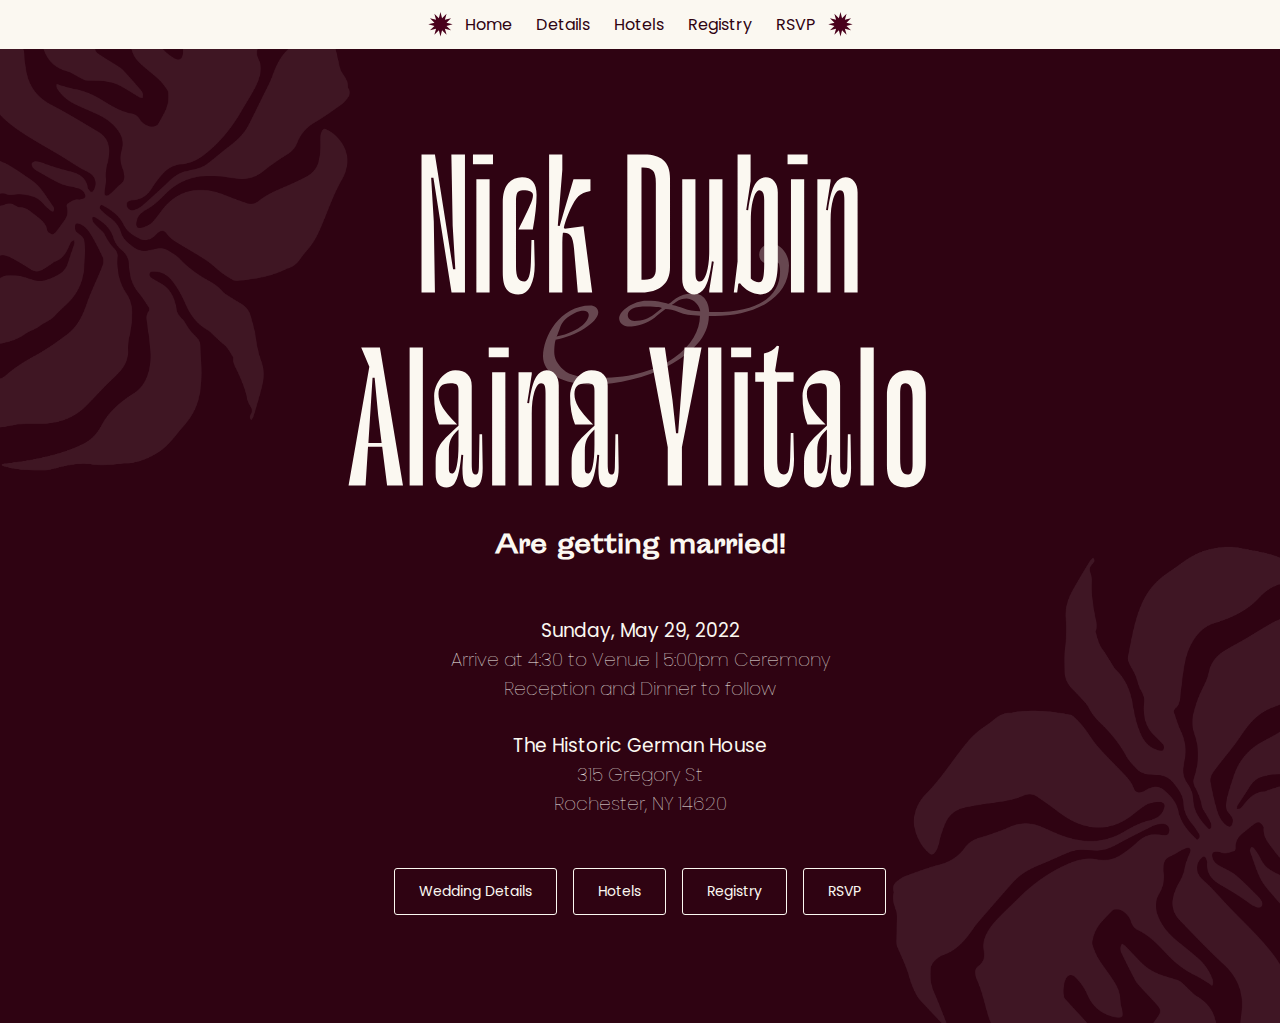
<file: index.html>
<!DOCTYPE html>
<html lang="en" dir="ltr">
  <head>
    <meta charset="utf-8">
    <title>Nick and Alaina Wedding</title>
    <link rel="icon" type="image/x-icon" href="images/starburst.svg">
    <meta name="viewport" content="width=device-width, initial-scale=1">
    <link rel="stylesheet" href="styles.css">

    <link rel="preconnect" href="https://fonts.gstatic.com">
  <link href="https://fonts.googleapis.com/css2?family=Poppins:ital,wght@0,300;0,400;0,500;1,300;1,400;1,500&display=swap" rel="stylesheet">

  </head>
  <body>

    <div class="page-navigation">
      <img src="images/starburst.svg" alt="starburst" class="nav-icon">
      <a href="index.html">Home</a>
      <a href="wedding-details.html">Details</a>
      <a href="hotels.html">Hotels</a>
  <!---    <a href="#">About Us</a> -->
  <!---    <a href="#">Things to do in Rochester</a> --->
      <a href="registry.html">Registry</a>
      <a href="https://forms.gle/u8tV2Pc3gyLUCxRo6" target="_blank">RSVP</a>
      <img src="images/starburst.svg" alt="starburst" class="nav-icon">
    </div>

    <div class="page-content red-background">
      <h1 class="page-header-title index-header">Nick Dubin and Alaina Ylitalo</h1>

        <div class="nick-and-alaina-logo">
          <img src="images/NickAndAlaina.svg" alt="Nick and Alaina">
        </div>

        <div class="getting-married">
            <h2>Are getting married!</h2>
        </div>

        <div class="homepage-details">
          <h3 class="wedding-details">
            <b>Sunday, May 29, 2022</b> <br>
            Arrive at 4:30 to Venue   |   5:00pm Ceremony <br>
            Reception and Dinner to follow
          </h3>

          <h3 class="wedding-details">
            <b>The Historic German House</b> <br>
            315 Gregory St <br>
            Rochester, NY 14620
          </h3>
        </div>

        <div class="homepage-buttons">
          <a href="wedding-details.html">Wedding Details</a>
          <a href="hotels.html">Hotels</a>
      <!---    <a href="#">Things to Do</a> --->
          <a href="registry.html">Registry</a>
          <a href="https://forms.gle/u8tV2Pc3gyLUCxRo6" target="_blank">RSVP</a>
      <!---    <a href="#">About Us</a> --->
        </div>
    </div>

  </body>
</html>
</file>
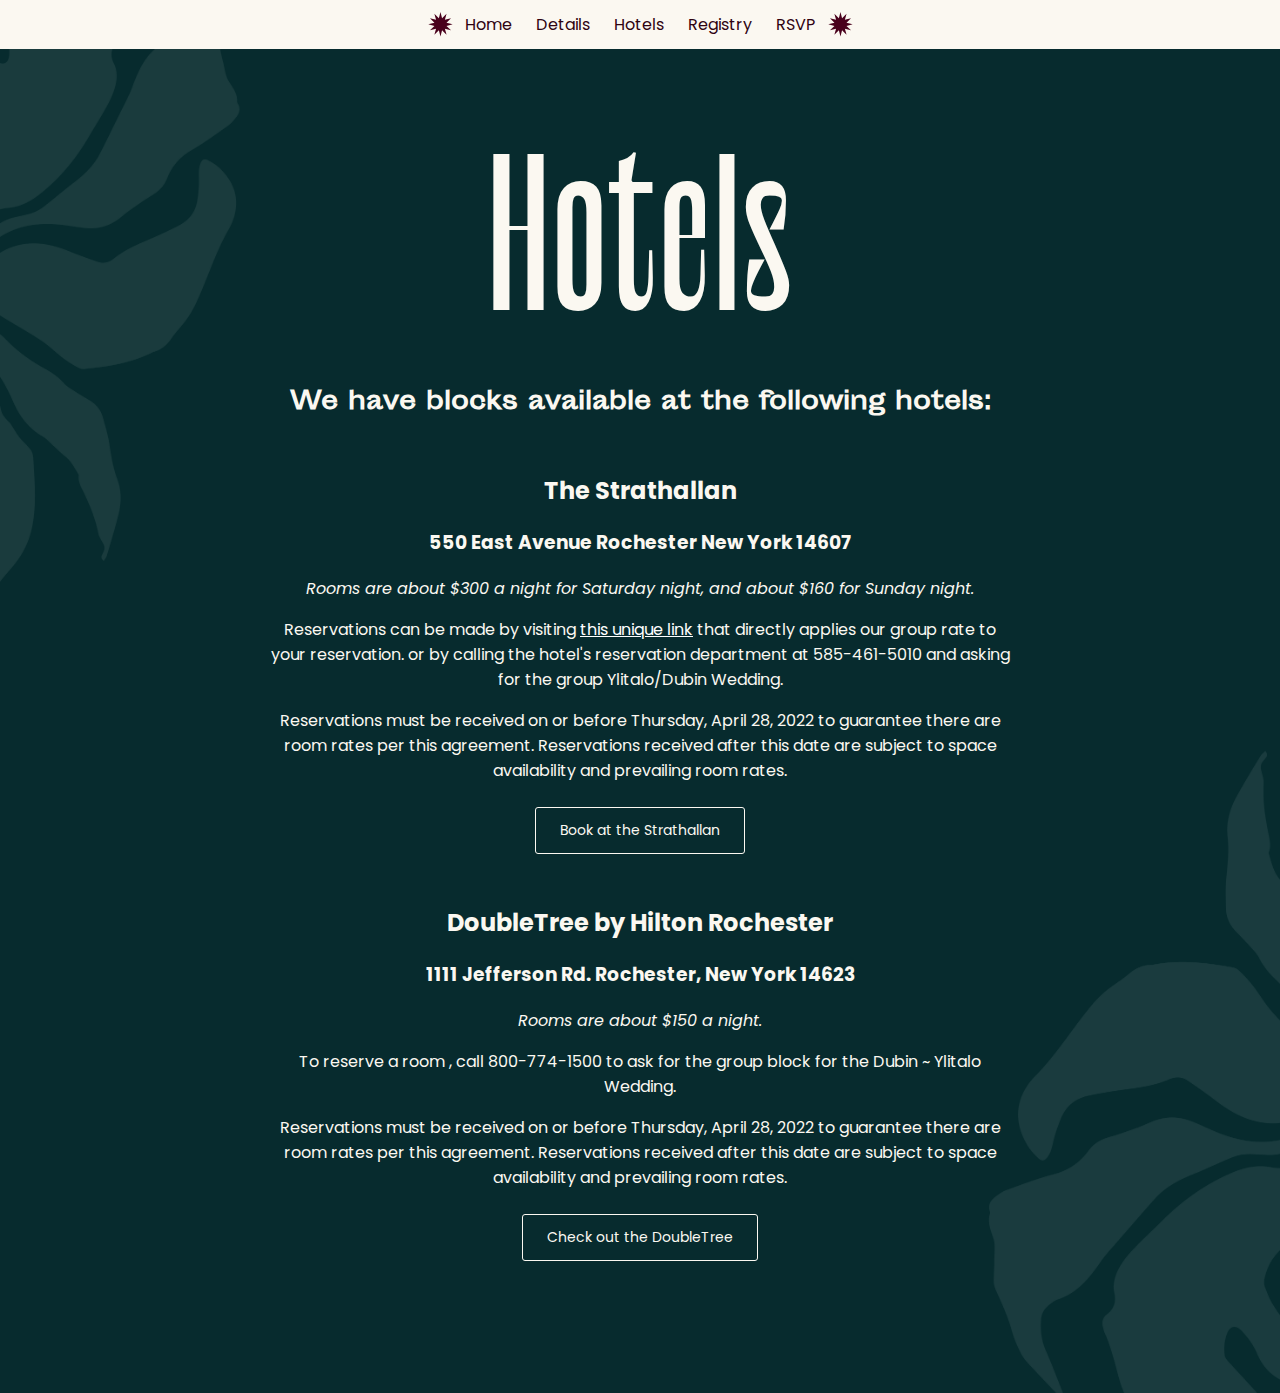
<file: hotels.html>
<!DOCTYPE html>
<html lang="en" dir="ltr">
  <head>
    <meta charset="utf-8">
    <title>Nick and Alaina Wedding</title>
    <link rel="icon" type="image/x-icon" href="images/starburst.svg">
    <meta name="viewport" content="width=device-width, initial-scale=1">
    <link rel="stylesheet" href="styles.css">

    <link rel="preconnect" href="https://fonts.gstatic.com">
  <link href="https://fonts.googleapis.com/css2?family=Poppins:ital,wght@0,300;0,400;0,500;1,300;1,400;1,500&display=swap" rel="stylesheet">

  </head>
  <body>

    <div class="page-navigation">
      <img src="images/starburst.svg" alt="starburst" class="nav-icon">
      <a href="index.html">Home</a>
      <a href="wedding-details.html">Details</a>
      <a href="hotels.html">Hotels</a>
  <!---    <a href="#">About Us</a> -->
  <!---    <a href="#">Things to do in Rochester</a> --->
      <a href="registry.html">Registry</a>
      <a href="https://forms.gle/u8tV2Pc3gyLUCxRo6" target="_blank">RSVP</a>
      <img src="images/starburst.svg" alt="starburst" class="nav-icon">
    </div>

    <div class="page-content green-background">

        <div class="page-header">
          <h1 class="page-header-title">Hotels</h1>
        </div>

      <div>
          <h2 class="mini-header">We have blocks available at the following hotels:</h2>
      </div>

<div class="hotels">

  <div class="info-page-info-section">
    <h2>The Strathallan</h2>
    <h3>550 East Avenue Rochester New York 14607</h3>
    <p><i>Rooms are about $300 a night for Saturday night, and about $160 for Sunday night.</i></p>
    <p>Reservations can be made by visiting <a href="https://www.hilton.com/en/attend-my-event/ylitalodubinweddingstay/" target="_blank">this unique link</a> that directly applies our group rate to your reservation.
      or by calling the hotel's reservation department at 585-461-5010 and asking for the group Ylitalo/Dubin Wedding.</p>

      <p>Reservations must be received on or before Thursday, April 28, 2022 to guarantee there are room rates per this agreement. Reservations received after this date are subject to space availability and prevailing room rates.</p>

  <div class="info-button">
      <a href="https://www.hilton.com/en/attend-my-event/ylitalodubinweddingstay/" target="_blank">Book at the Strathallan</a>
    </div>
  </div>

      <div class="info-page-info-section">
        <h2>DoubleTree by Hilton Rochester</h2>
        <h3>1111 Jefferson Rd.  Rochester, New York 14623 </h3>
        <p><i>Rooms are about $150 a night.</i></p>
        <p>To reserve a room , call 800-774-1500 to ask for the group block for the Dubin ~ Ylitalo Wedding. </p>
          <p>Reservations must be received on or before Thursday, April 28, 2022 to guarantee there are room rates per this agreement. Reservations received after this date are subject to space availability and prevailing room rates.</p>
        <div class="info-button">
          <a href="https://www.hilton.com/en/hotels/rocdtdt-doubletree-rochester/" target="_blank">Check out the DoubleTree</a>
        </div>
      </div>

</div>


    </div>

  </body>
</html>
</file>
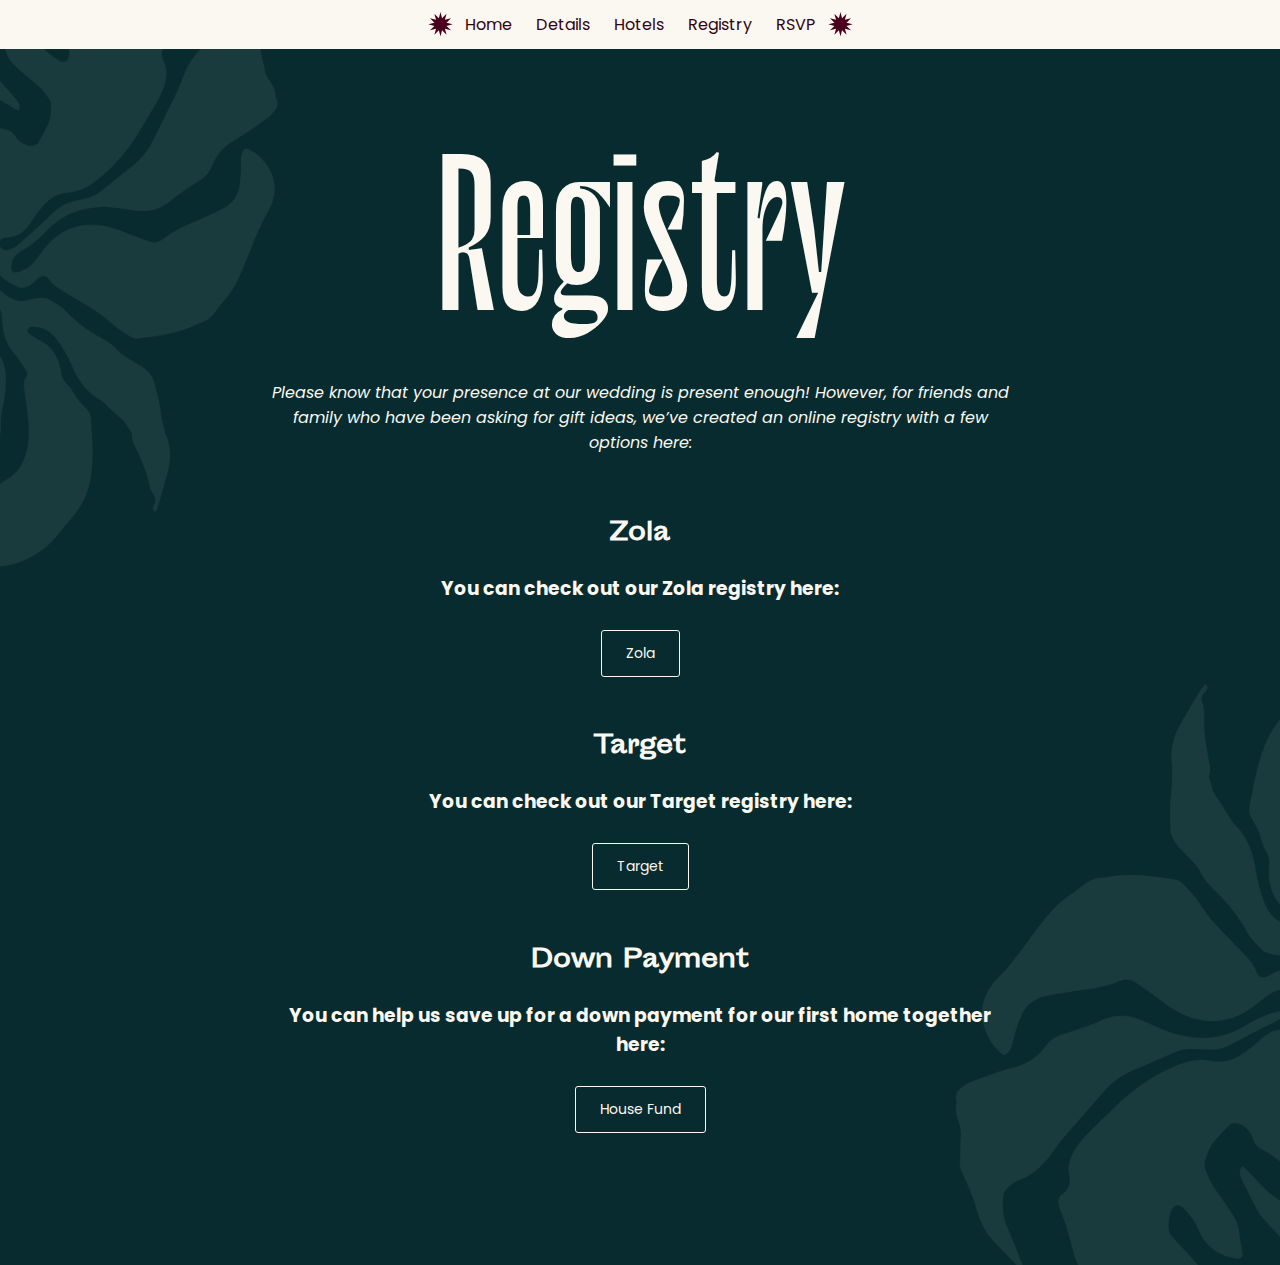
<file: registry.html>
<!DOCTYPE html>
<html lang="en" dir="ltr">
  <head>
    <meta charset="utf-8">
    <title>Nick and Alaina Wedding</title>
    <link rel="icon" type="image/x-icon" href="images/starburst.svg">
    <meta name="viewport" content="width=device-width, initial-scale=1">
    <link rel="stylesheet" href="styles.css">

    <link rel="preconnect" href="https://fonts.gstatic.com">
  <link href="https://fonts.googleapis.com/css2?family=Poppins:ital,wght@0,300;0,400;0,500;1,300;1,400;1,500&display=swap" rel="stylesheet">

  </head>
  <body>

    <div class="page-navigation">
      <img src="images/starburst.svg" alt="starburst" class="nav-icon">
      <a href="index.html">Home</a>
      <a href="wedding-details.html">Details</a>
      <a href="hotels.html">Hotels</a>
  <!---    <a href="#">About Us</a> -->
  <!---    <a href="#">Things to do in Rochester</a> --->
      <a href="registry.html">Registry</a>
      <a href="https://forms.gle/u8tV2Pc3gyLUCxRo6" target="_blank">RSVP</a>
      <img src="images/starburst.svg" alt="starburst" class="nav-icon">
    </div>


    <div class="page-content green-background">

        <div class="page-header">
          <h1 class="page-header-title">Registry</h1>
        </div>

        <div class="info-page-info-section">
          <p><i>Please know that your presence at our wedding is present enough!
            However, for friends and family who have been asking for gift ideas,
            we’ve created an online registry with a few options here:</i></p>
        </div>




      <div>
          <h2 class="mini-header">Zola</h2>
      </div>

      <div class="info-page-info-section">
        <h3>You can check out our Zola registry here:</h3>
        <div class="info-button">
          <a href="https://www.zola.com/registry/alainaandnick2022" target="_blank">Zola</a>
        </div>
      </div>

      <div>
          <h2 class="mini-header">Target</h2>
      </div>

      <div class="info-page-info-section">
        <h3>You can check out our Target registry here:</h3>
        <div class="info-button">
          <a href="https://www.target.com/gift-registry/gift/nickandalaina" target="_blank">Target</a>
        </div>
      </div>





      <div>
          <h2 class="mini-header">Down Payment</h2>
      </div>

      <div class="info-page-info-section">
        <h3>You can help us save up for a down payment for our first home together here:</h3>
        <div class="info-button">
          <a href="https://www.zola.com/registry/collection-item/6194623a2c1b09522d87c979" target="_blank">House Fund</a>
        </div>
      </div>


    </div>

  </body>
</html>
</file>
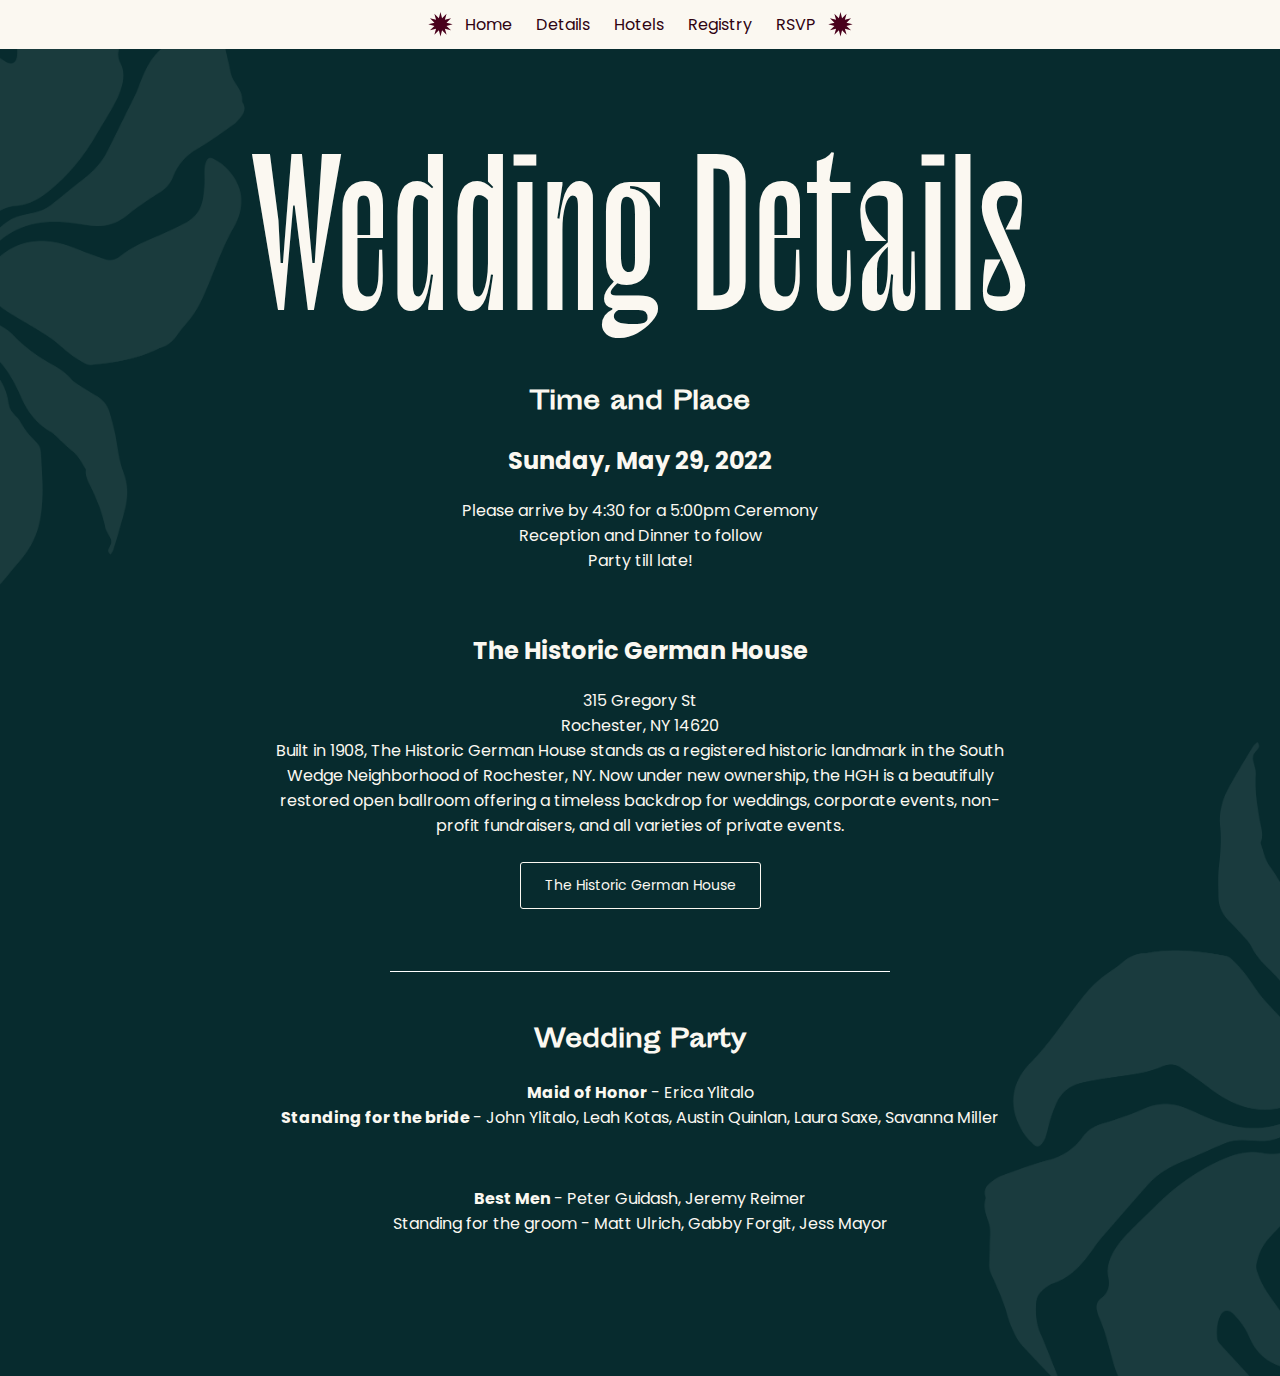
<file: wedding-details.html>
<!DOCTYPE html>
<html lang="en" dir="ltr">
  <head>
    <meta charset="utf-8">
    <title>Nick and Alaina Wedding</title>
    <link rel="icon" type="image/x-icon" href="images/starburst.svg">
    <meta name="viewport" content="width=device-width, initial-scale=1">
    <link rel="stylesheet" href="styles.css">

    <link rel="preconnect" href="https://fonts.gstatic.com">
  <link href="https://fonts.googleapis.com/css2?family=Poppins:ital,wght@0,300;0,400;0,500;1,300;1,400;1,500&display=swap" rel="stylesheet">

  </head>
  <body>

    <div class="page-navigation">
      <img src="images/starburst.svg" alt="starburst" class="nav-icon">
      <a href="index.html">Home</a>
      <a href="wedding-details.html">Details</a>
      <a href="hotels.html">Hotels</a>
  <!---    <a href="#">About Us</a> -->
  <!---    <a href="#">Things to do in Rochester</a> --->
      <a href="registry.html">Registry</a>
      <a href="https://forms.gle/u8tV2Pc3gyLUCxRo6" target="_blank">RSVP</a>
      <img src="images/starburst.svg" alt="starburst" class="nav-icon">
    </div>

    <div class="page-content green-background">

        <div class="page-header">
          <h1 class="page-header-title">Wedding Details</h1>
        </div>

      <div>
          <h2 class="mini-header">Time and Place</h2>
      </div>

      <div class="info-page-info-section">
        <h2>Sunday, May 29, 2022 </h2>
        <p>Please arrive by 4:30 for a 5:00pm Ceremony <br>
        Reception and Dinner to follow <br>
        Party till late!</p>
      </div>

      <div class="info-page-info-section">
        <h2>The Historic German House </h2>
        <p>315 Gregory St <br>
        Rochester, NY 14620 <br>
        Built in 1908, The Historic German House stands as a registered historic
        landmark in the South Wedge Neighborhood of Rochester, NY. Now under new
        ownership, the HGH is a beautifully restored open ballroom offering a timeless
        backdrop for weddings, corporate events, non-profit fundraisers, and all varieties
         of private events.</p>

        <div class="info-button">
          <a href="https://thehistoricgermanhouse.com/" target="_blank">The Historic German House</a>
        </div>

      </div>
      <div class="rule">
      </div>

      <div>
          <h2 class="mini-header">Wedding Party</h2>
      </div>
      <div class="info-page-info-section">
        <p><b>Maid of Honor</b> - Erica Ylitalo<br>
        <b>Standing for the bride </b> - John Ylitalo, Leah Kotas, Austin Quinlan,
        Laura Saxe, Savanna Miller</p>
      </div>

      <div class="info-page-info-section">
        <p><b>Best Men </b> - Peter Guidash, Jeremy Reimer <br>
    Standing for the groom - Matt Ulrich, Gabby Forgit, Jess Mayor </p>
      </div>


    </div>

  </body>
</html>
</file>
<file: styles.css>
@font-face {
    font-family: 'Le_Murmure';
    src: url('fonts/LeMurmure-Regular.woff2');
    font-weight: normal;
    font-style: normal;
}

@font-face {
    font-family: 'Sporting_Grotesque';
    src: url('fonts/Sporting_Grotesque-Regular_web.otf');
    font-weight: normal;
    font-style: normal;
  }

html {
  margin: 0;
  background-color: #2F0312;
}

body {
  margin: 0;
  background-color: #2F0312;
}

a {
  color: white;
}

.index-header {
  display: none;
}

.page-navigation{
  background-color: #FBF8F1;
  display: flex;
  justify-content: center;
  padding: 0px;
  font-family: Poppins;
  font-weight: normal;
}

  .page-navigation a {
    text-decoration: none;
    color: #2F0312;
    margin: 12px;
  }

  .page-navigation a:hover {
    font-style: italic;
  }

.red-background {
  background-color: #2F0312;
  background-image: url(images/background-homepage.png);
  background-position: center;
   background-repeat: no-repeat;
   background-size: cover;
   position: relative;
}

.page-content {
  padding: 100px 0px;
}

.countdown {
  display: flex;
  justify-content: center;
  color: white;
}

.nick-and-alaina-logo {
  display: flex;
  justify-content: center;
}

.homepage-buttons {
  display: flex;
  justify-content: center;
}

.getting-married {
  font-family: Sporting_Grotesque;
  font-weight: lighter;
  padding: 10px;
}

.homepage-details {
}

.wedding-details {
    font-family: Poppins;
    font-weight: lighter;
    padding-bottom: 10px;
}

  .getting-married, .wedding-details {
    text-align: center;
    color: #FBF8F1;
  }

.homepage-buttons {
  margin-top: 32px;
}

.homepage-buttons a {
  background-color: transparent;
  border: 1px #FBF8F1 solid;
  color: #FBF8F1;
  padding: 12px 24px;
  text-align: center;
  text-decoration: none;
  display: inline-block;
  font-size: 14px;
  border-radius: 3px;
  margin: 8px;
  font-family: Poppins;
  font-weight: normal;
}

.homepage-buttons a:hover {
  transition: .3s;
  background-color: #FBF8F1;
  border: 1px #FBF8F1 solid;
  color: #2F0312;
}



.green-background {
  background-color: #072B2E;
  background-image: url(images/background-homepage.png);
  background-position: center;
   background-repeat: no-repeat;
   background-size: cover;
   position: relative;
}

.page-header {
  display: flex;
  justify-content: center;
}

.page-header-title {
  font-family: Le_Murmure;
  color: #FBF8F1;
  font-size: 12rem;
  margin: 0;
  padding: 0;
  text-align: center;

}

.mini-header {
  text-align: center;
  color: #FBF8F1;
  font-family: Sporting_Grotesque;
  margin-left: auto;
  margin-right: auto;
}

.info-page-info-section {
  max-width: 750px;
  justify-content: center;
  text-align: center;
  color: #FBF8F1;
  font-family: Poppins;
  margin-left: auto;
  margin-right: auto;
  padding-bottom: 24px;
}

.info-button a{
  background-color: transparent;
  border: 1px #FBF8F1 solid;
  color: #FBF8F1;
  padding: 12px 24px;
  text-align: center;
  text-decoration: none;
  display: inline-block;
  font-size: 14px;
  border-radius: 3px;
  margin: 8px;
  font-family: Poppins;
  font-weight: normal;
  margin-left: auto;
  margin-right: auto;
}

.info-button a:hover {
  transition: .3s;
  background-color: #FBF8F1;
  border: 1px #FBF8F1 solid;
  color: #2F0312;
}


.rule {
  background-color: white;
  height: 1px;
  max-width: 500px;
  margin-left: auto;
  margin-right: auto;
  margin-top: 30px;
  margin-bottom: 50px;
}

.hotels {
  margin-top: 50px;
}

.green-background, .red-background {
  padding-left: 20px;
  padding-right: 20px;
}

@media only screen and (max-width: 600px) {
  .page-header-title {
    font-size: 6rem;
  }

  .nick-and-alaina-logo {
    display: none;
  }

  .index-header {
    display: block;
    margin: 0;
    padding: 0;
    text-align: center;
  }

  .nav-icon {
    display: none;
  }

  .homepage-buttons {
    display: none;
  }

  .page-navigation a {
    font-size: .85rem;
  }
}
</file>
